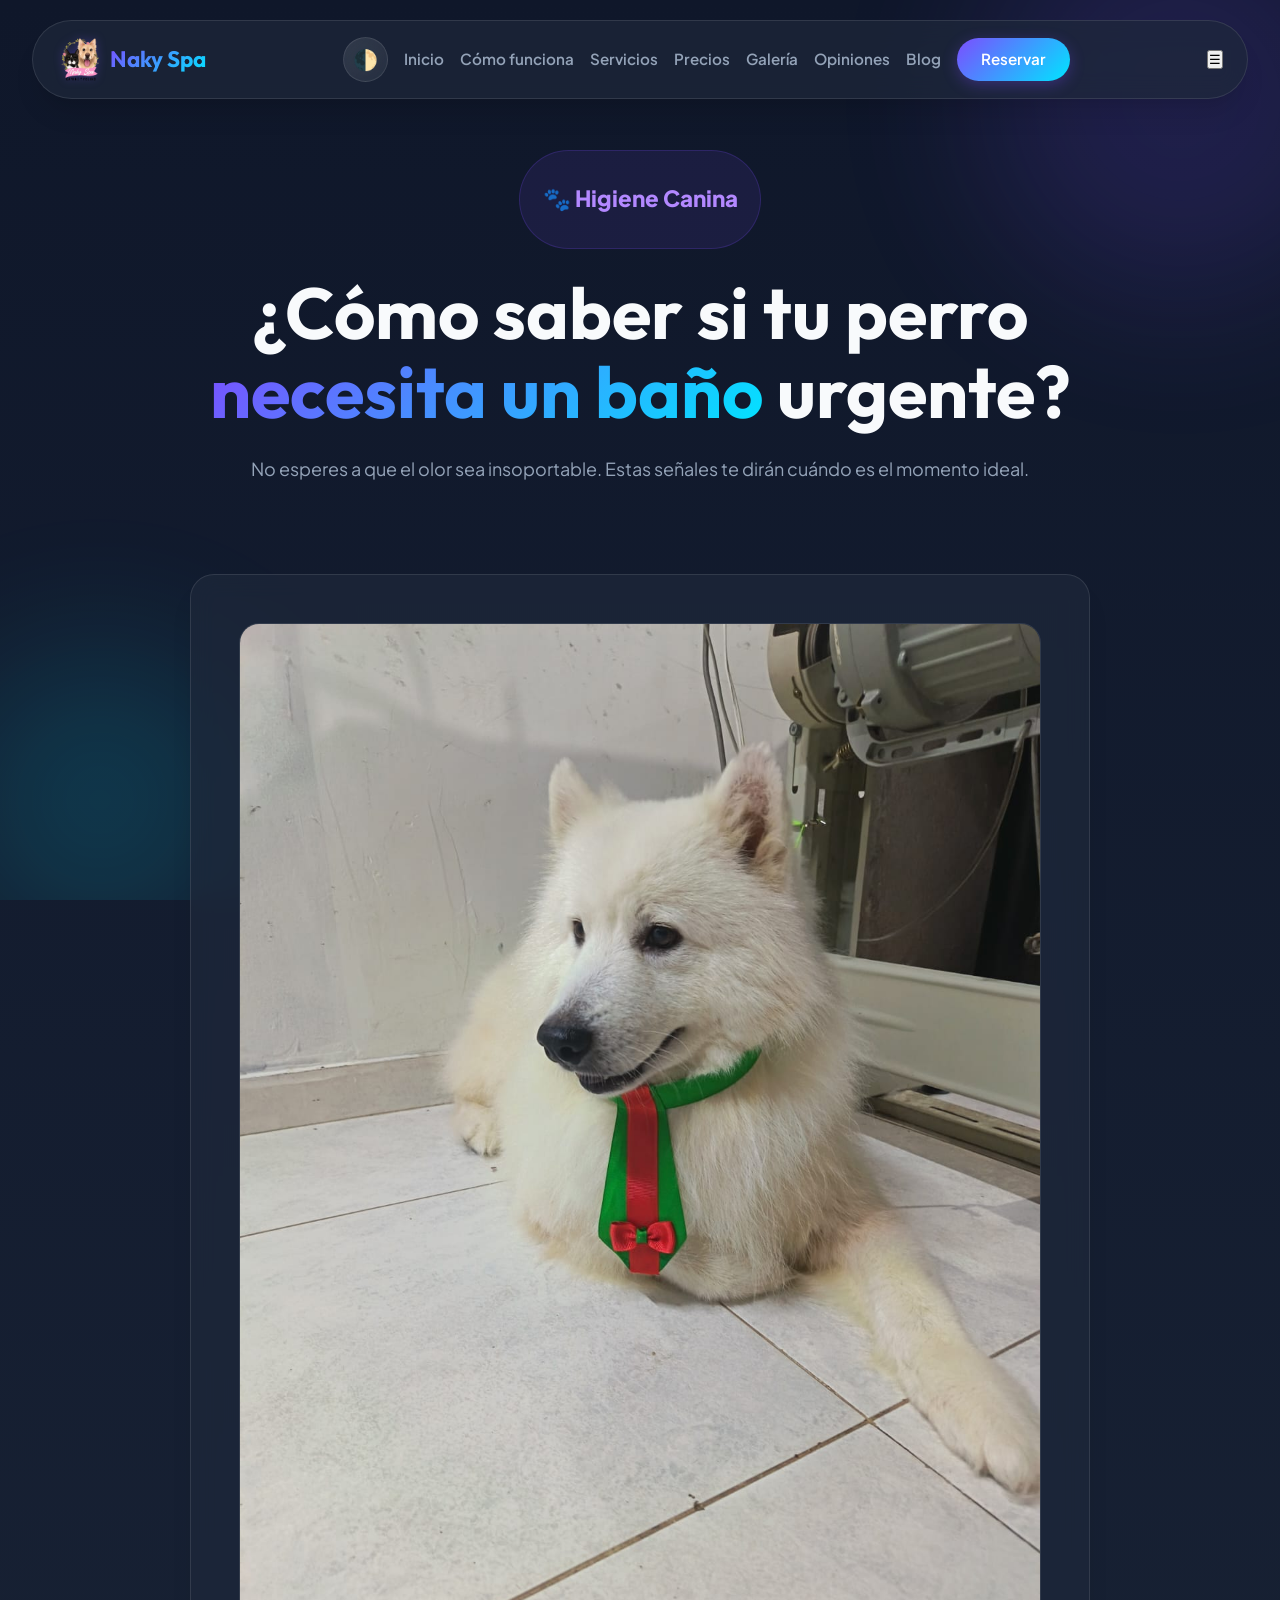
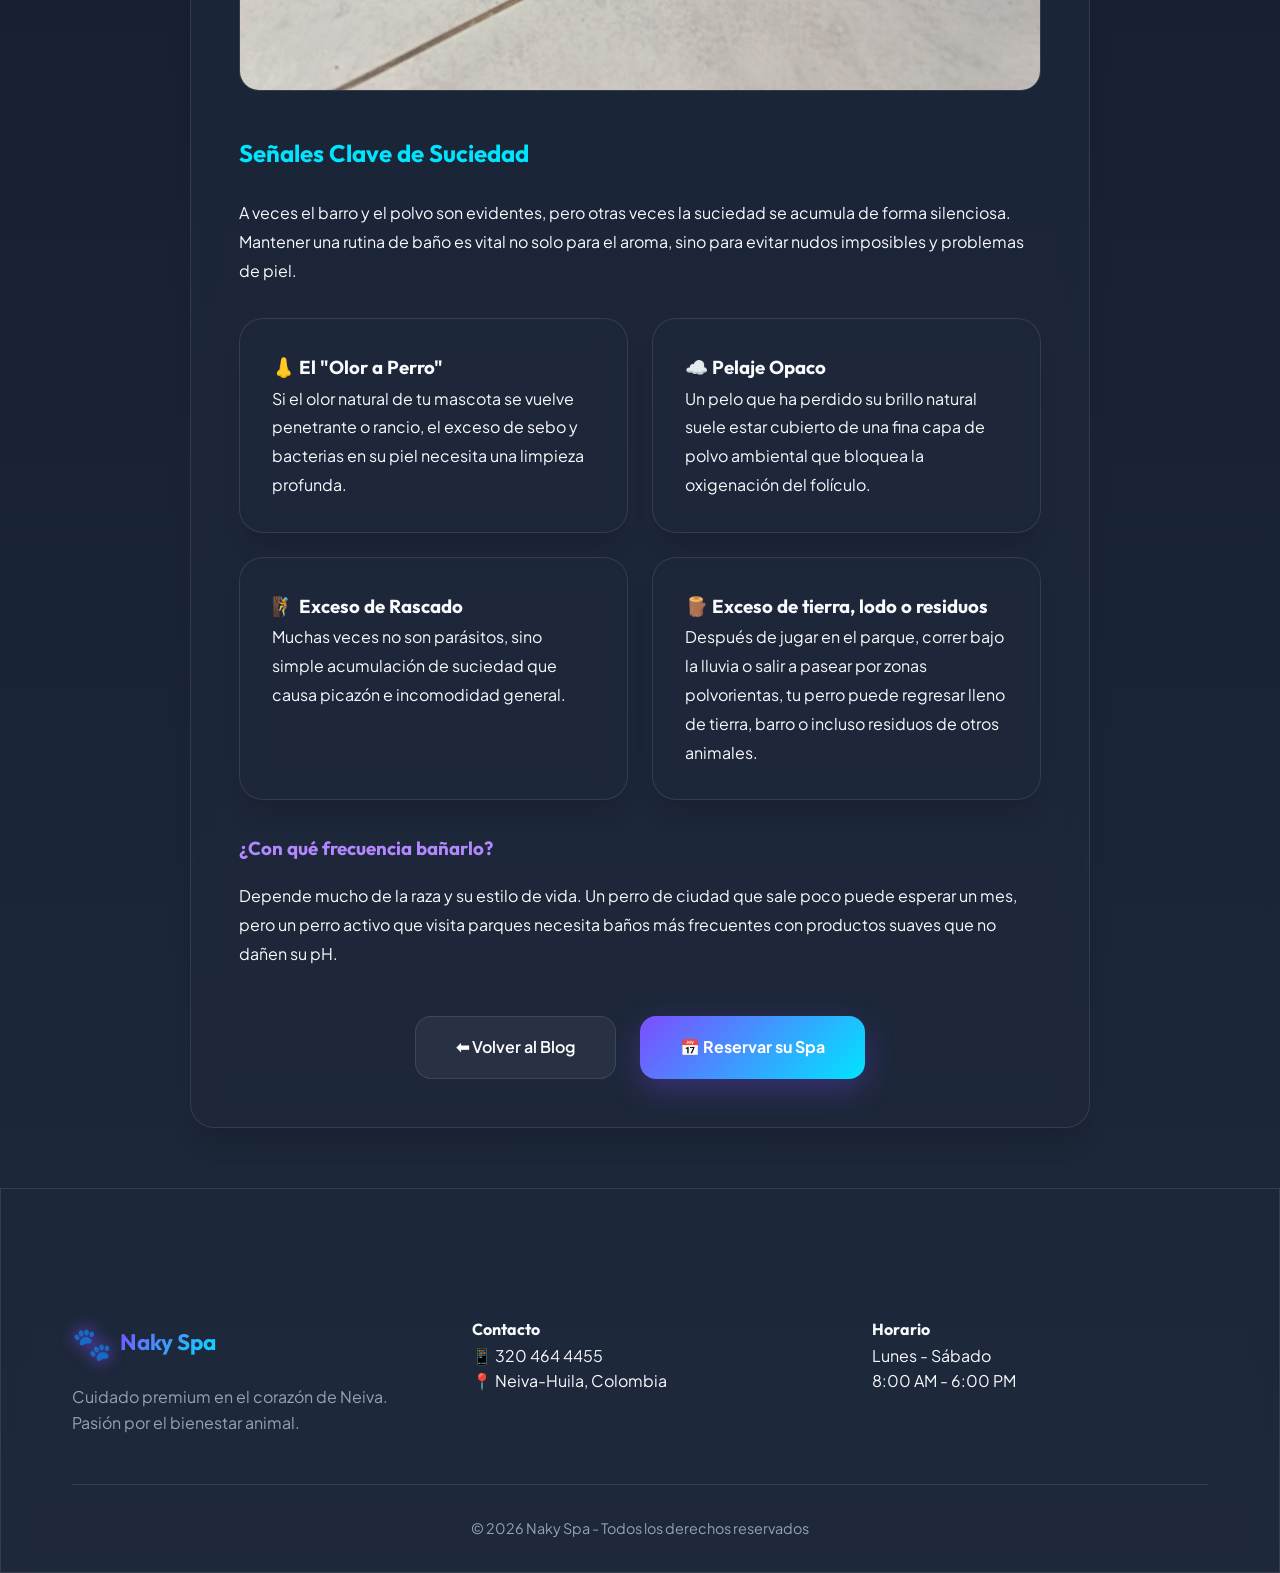
<file: Baños.html>
<!DOCTYPE html>
<html lang="es">

<head>
    <meta charset="UTF-8">
    <meta name="viewport" content="width=device-width, initial-scale=1.0">
    <title>Higiene y Baño - Naky Spa</title>
    <link rel="stylesheet" href="estilos.css">
</head>

<body>

    <!-- Fondos Animados -->
    <div class="bg-blobs">
        <div class="blob blob-1"></div>
        <div class="blob blob-2"></div>
    </div>
    <div id="emoji-container"></div>
    <div id="notif-container" class="notif-container"></div>


    <!-- Header Glass -->
    <header class="glass">
        <div class="header-contenido">
            <div class="logo">
                <img src="imagenes/logo_transparent.png" alt="Naky Spa Logo" class="logo-img">
                <span class="logo-texto">Naky Spa</span>
            </div>
            <nav>
                <button class="theme-toggle" id="theme-toggle" title="Cambiar modo">🌓</button>
                <a href="index.html#inicio">Inicio</a>
                <a href="index.html#proceso">Cómo funciona</a>
                <a href="index.html#servicios">Servicios</a>
                <a href="index.html#precios">Precios</a>
                <a href="index.html#galeria">Galería</a>
                <a href="index.html#testimonios">Opiniones</a>
                <a href="blog.html">Blog</a>
                <a href="index.html#carrito" class="btn-nav">Reservar</a>
            </nav>
            <button class="menu-toggle" onclick="toggleMenu()" aria-label="Menu">☰</button>

        </div>
    </header>

    <main>
        <!-- HERO SECTION POST -->
        <section class="hero hero-blog">
            <div class="container">
                <div class="hero-grid" style="grid-template-columns: 1fr;">
                    <div class="hero-text" data-aos="fade-up" style="text-align: center; max-width: 900px; margin: 0 auto;">
                        <span class="hero-badge">🐾 Higiene Canina</span>
                        <h1 class="hero-titulo">¿Cómo saber si tu perro <span class="texto-destacado">necesita un baño</span> urgente?</h1>
                        <p class="hero-descripcion">
                            No esperes a que el olor sea insoportable. Estas señales te dirán cuándo es el momento ideal.
                        </p>
                    </div>
                </div>
            </div>
        </section>

        <!-- POST CONTENT -->
        <section id="contenido-post" style="padding-top: 0;">
            <div class="container">
                <div class="form-glass glass" style="max-width: 900px; margin: 0 auto; line-height: 1.8;">
                    <img src="imagenes/corte7.jpeg" alt="Baño Canino" style="width: 100%; border-radius: 20px; margin-bottom: 2rem; border: 1px solid var(--glass-border);">
                    
                    <h2 style="margin-bottom: 1.5rem; color: var(--secondary);">Señales Clave de Suciedad</h2>
                    <p style="margin-bottom: 1.5rem;">
                        A veces el barro y el polvo son evidentes, pero otras veces la suciedad se acumula de forma silenciosa. Mantener una rutina de baño es vital no solo para el aroma, sino para evitar nudos imposibles y problemas de piel.
                    </p>

                    <div style="display: grid; grid-template-columns: repeat(auto-fit, minmax(300px, 1fr)); gap: 1.5rem; margin: 2rem 0;">
                        <div class="service-card glass">
                            <h3>👃 El "Olor a Perro"</h3>
                            <p>Si el olor natural de tu mascota se vuelve penetrante o rancio, el exceso de sebo y bacterias en su piel necesita una limpieza profunda.</p>
                        </div>
                        <div class="service-card glass">
                            <h3>☁️ Pelaje Opaco</h3>
                            <p>Un pelo que ha perdido su brillo natural suele estar cubierto de una fina capa de polvo ambiental que bloquea la oxigenación del folículo.</p>
                        </div>
                        <div class="service-card glass">
                            <h3>🧗 Exceso de Rascado</h3>
                            <p>Muchas veces no son parásitos, sino simple acumulación de suciedad que causa picazón e incomodidad general.</p>
                        </div>
                        <div class="service-card glass">
                            <h3>🪵 Exceso de tierra, lodo o residuos</h3>
                            <p>Después de jugar en el parque, correr bajo la lluvia o salir a pasear por zonas polvorientas, tu perro puede regresar lleno de tierra, barro o incluso residuos de otros animales.</p>
                        </div>
                    </div>

                    <h3 style="margin: 2rem 0 1rem; color: var(--primary-light);">¿Con qué frecuencia bañarlo?</h3>
                    <p style="margin-bottom: 2rem;">
                        Depende mucho de la raza y su estilo de vida. Un perro de ciudad que sale poco puede esperar un mes, pero un perro activo que visita parques necesita baños más frecuentes con productos suaves que no dañen su pH.
                    </p>

                    <div class="btn-group">
                        <a href="blog.html" class="btn-outline">⬅ Volver al Blog</a>
                        <a href="index.html#carrito" class="btn-main">📅 Reservar su Spa</a>
                    </div>
                </div>
            </div>
        </section>
    </main>

    <footer class="glass">
        <div class="container">
            <div class="footer-grid">
                <div>
                    <div class="logo" style="margin-bottom: 1rem">
                        <span class="logo-icon">🐾</span>
                        <span class="logo-texto">Naky Spa</span>
                    </div>
                    <p style="color: var(--text-muted)">Cuidado premium en el corazón de Neiva. Pasión por el bienestar animal.</p>
                </div>
                <div>
                    <h4>Contacto</h4>
                    <p>📱 320 464 4455</p>
                    <p>📍 Neiva-Huila, Colombia</p>
                </div>
                <div>
                    <h4>Horario</h4>
                    <p>Lunes - Sábado</p>
                    <p>8:00 AM - 6:00 PM</p>
                </div>
            </div>
            <div class="footer-bottom">
                <p>© 2026 Naky Spa - Todos los derechos reservados</p>
            </div>
        </div>
    </footer>

    <script>
        // Theme Management
        const themeToggle = document.getElementById('theme-toggle');
        const body = document.body;

        const currentTheme = localStorage.getItem('theme');
        if (currentTheme) {
            body.classList.add(currentTheme);
            if (currentTheme === 'light-mode') {
                themeToggle.innerText = '🌙';
            }
        }

        themeToggle.addEventListener('click', () => {
            body.classList.toggle('light-mode');
            let theme = 'dark-mode';
            if (body.classList.contains('light-mode')) {
                theme = 'light-mode';
                themeToggle.innerText = '🌙';
            } else {
                themeToggle.innerText = '🌓';
            }
            localStorage.setItem('theme', theme);
        });

        // Floating Emojis Logic
        const emojiContainer = document.getElementById('emoji-container');
        const emojis = ['🐶', '🐱', '🐾', '✨', '🛁'];

        function createFloatingEmoji() {
            const emoji = document.createElement('div');
            emoji.className = 'floating-emoji';
            emoji.innerText = emojis[Math.floor(Math.random() * emojis.length)];
            emoji.style.left = Math.random() * 100 + 'vw';
            const size = 1.5 + Math.random() * 2;
            emoji.style.fontSize = size + 'rem';
            const duration = 8 + Math.random() * 4;
            emoji.style.animationDuration = duration + 's';
            emojiContainer.appendChild(emoji);
            setTimeout(() => { emoji.remove(); }, duration * 1000);
        }
        setInterval(createFloatingEmoji, 800);

        function toggleMenu() {
            const nav = document.querySelector('header nav');
            nav.classList.toggle('active');
        }

        function closeMenu() {
            const nav = document.querySelector('header nav');
            nav.classList.remove('active');
        }
    </script>
</body>

</html>
</file>
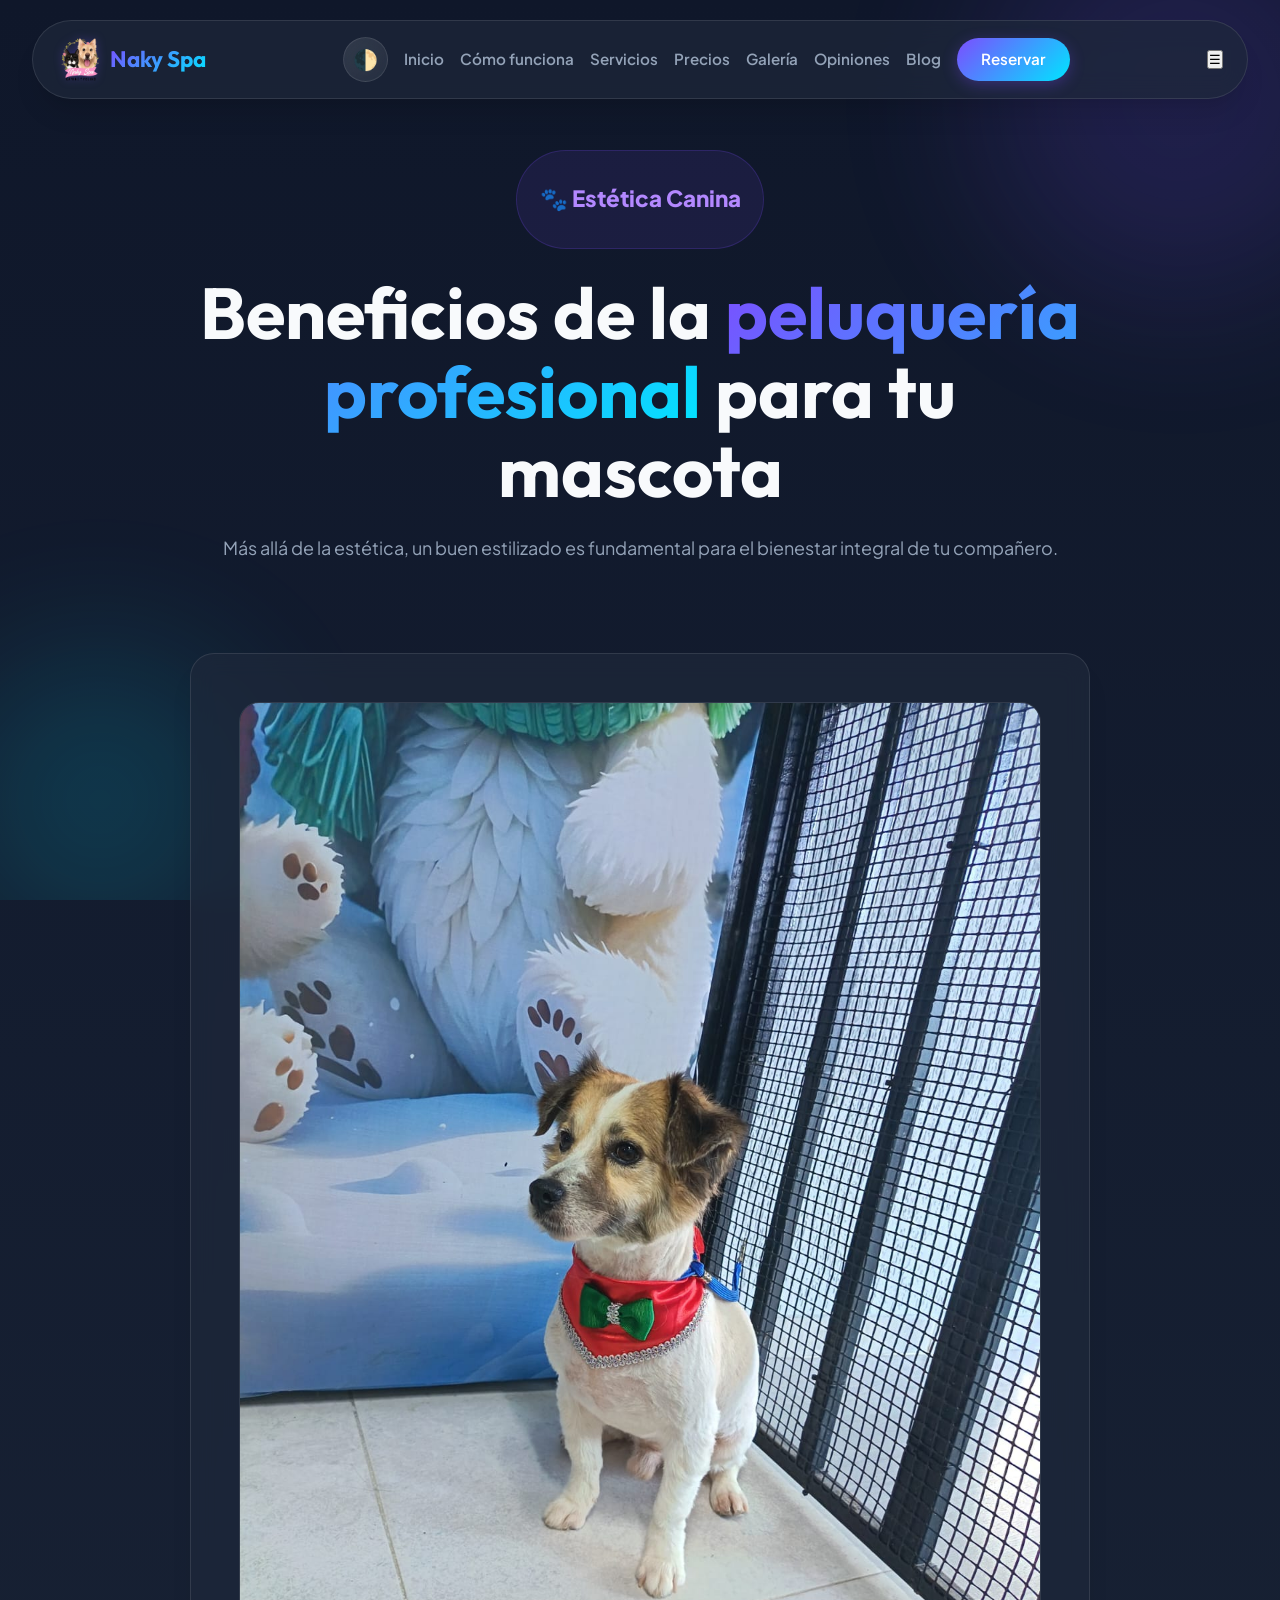
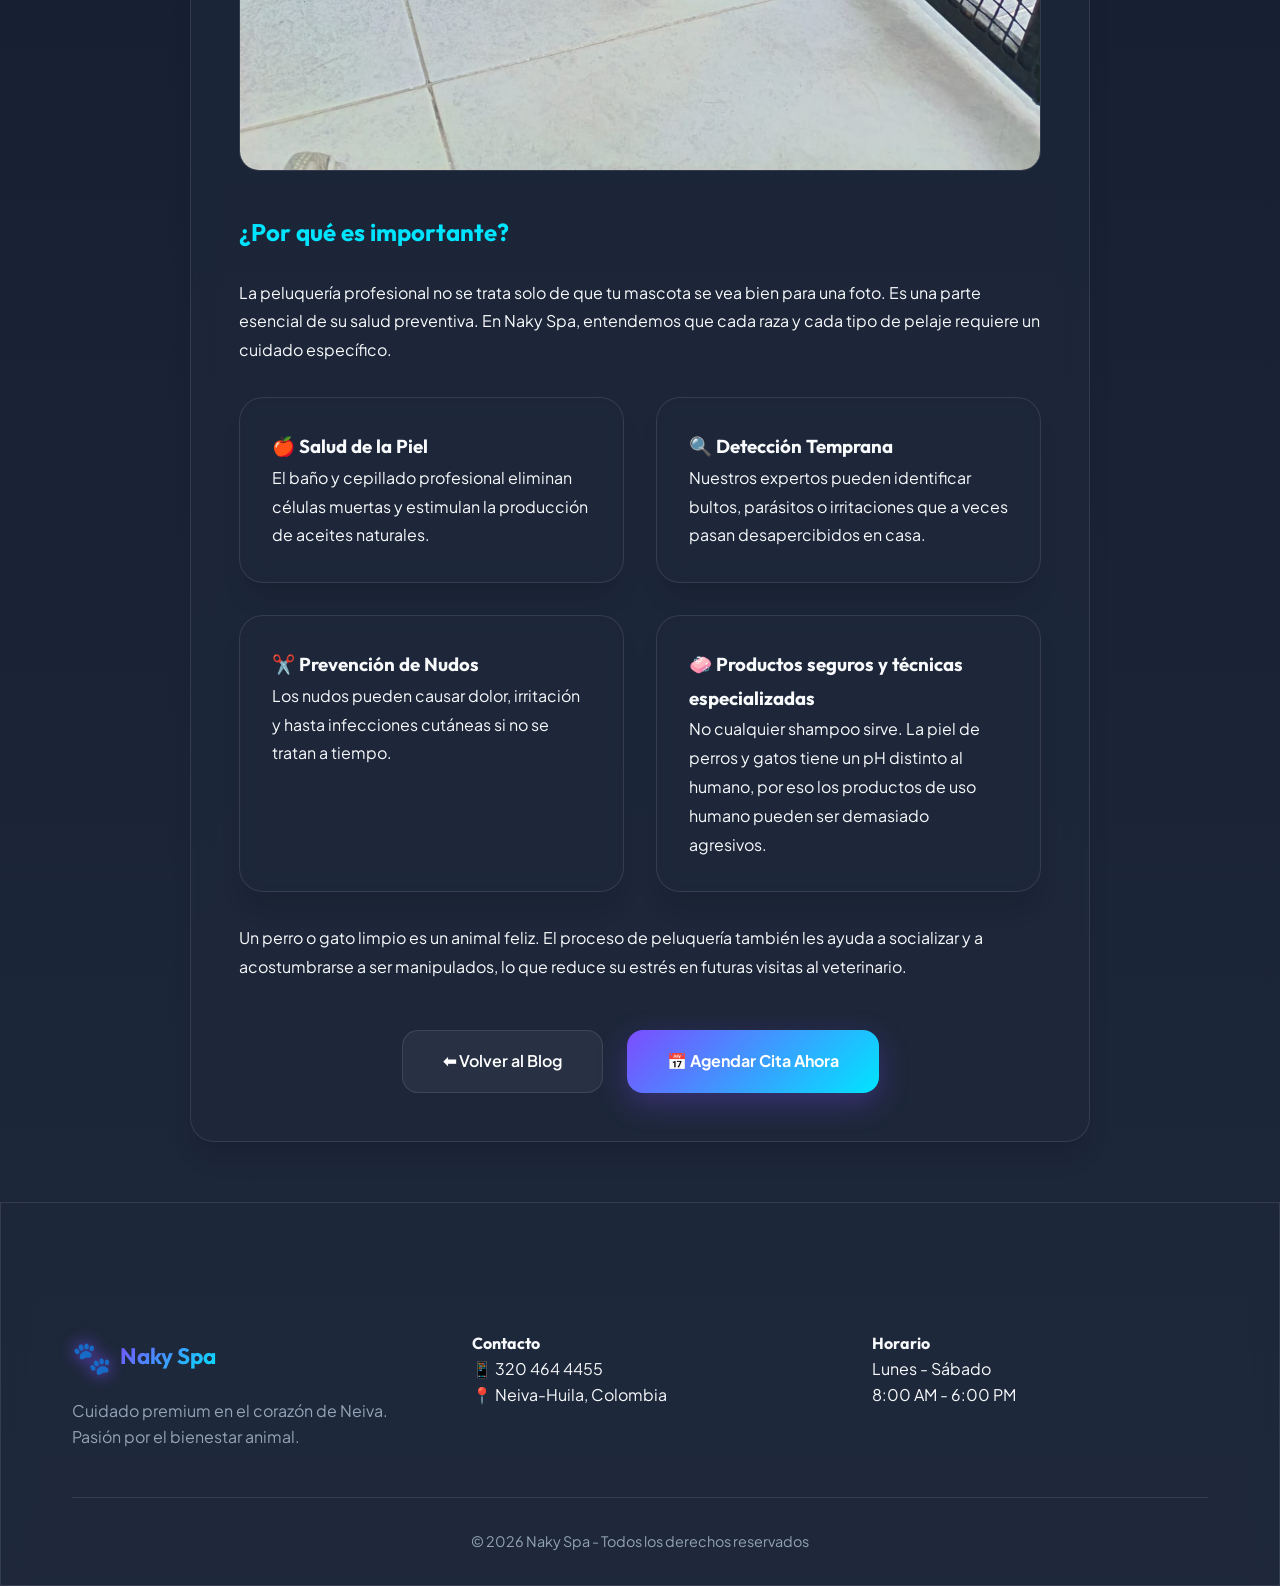
<file: Beneficios_de_la_peluqueria.html>
<!DOCTYPE html>
<html lang="es">

<head>
    <meta charset="UTF-8">
    <meta name="viewport" content="width=device-width, initial-scale=1.0">
    <title>Beneficios de la Peluquería - Naky Spa</title>
    <link rel="stylesheet" href="estilos.css">
</head>

<body>

    <!-- Fondos Animados -->
    <div class="bg-blobs">
        <div class="blob blob-1"></div>
        <div class="blob blob-2"></div>
    </div>
    <div id="emoji-container"></div>
    <div id="notif-container" class="notif-container"></div>


    <!-- Header Glass -->
    <header class="glass">
        <div class="header-contenido">
            <div class="logo">
                <img src="imagenes/logo_transparent.png" alt="Naky Spa Logo" class="logo-img">
                <span class="logo-texto">Naky Spa</span>
            </div>
            <nav>
                <button class="theme-toggle" id="theme-toggle" title="Cambiar modo">🌓</button>
                <a href="index.html#inicio">Inicio</a>
                <a href="index.html#proceso">Cómo funciona</a>
                <a href="index.html#servicios">Servicios</a>
                <a href="index.html#precios">Precios</a>
                <a href="index.html#galeria">Galería</a>
                <a href="index.html#testimonios">Opiniones</a>
                <a href="blog.html">Blog</a>
                <a href="index.html#carrito" class="btn-nav">Reservar</a>
            </nav>
            <button class="menu-toggle" onclick="toggleMenu()" aria-label="Menu">☰</button>

        </div>
    </header>

    <main>
        <!-- HERO SECTION POST -->
        <section class="hero hero-blog">
            <div class="container">
                <div class="hero-grid" style="grid-template-columns: 1fr;">
                    <div class="hero-text" data-aos="fade-up"
                        style="text-align: center; max-width: 900px; margin: 0 auto;">
                        <span class="hero-badge">🐾 Estética Canina</span>
                        <h1 class="hero-titulo">Beneficios de la <span class="texto-destacado">peluquería
                                profesional</span> para tu mascota</h1>
                        <p class="hero-descripcion">
                            Más allá de la estética, un buen estilizado es fundamental para el bienestar integral de tu
                            compañero.
                        </p>
                    </div>
                </div>
            </div>
        </section>

        <!-- POST CONTENT -->
        <section id="contenido-post" style="padding-top: 0;">
            <div class="container">
                <div class="form-glass glass" style="max-width: 900px; margin: 0 auto; line-height: 1.8;">
                    <img src="imagenes/corte4.jpeg" alt="Peluquería Canina"
                        style="width: 100%; border-radius: 20px; margin-bottom: 2rem; border: 1px solid var(--glass-border);">

                    <h2 style="margin-bottom: 1.5rem; color: var(--secondary);">¿Por qué es importante?</h2>
                    <p style="margin-bottom: 1.5rem;">
                        La peluquería profesional no se trata solo de que tu mascota se vea bien para una foto. Es una
                        parte esencial de su salud preventiva. En Naky Spa, entendemos que cada raza y cada tipo de
                        pelaje requiere un cuidado específico.
                    </p>

                    <div
                        style="display: grid; grid-template-columns: repeat(auto-fit, minmax(250px, 1fr)); gap: 2rem; margin: 2rem 0;">
                        <div class="service-card glass">
                            <h3>🍎 Salud de la Piel</h3>
                            <p>El baño y cepillado profesional eliminan células muertas y estimulan la producción de
                                aceites naturales.</p>
                        </div>
                        <div class="service-card glass">
                            <h3>🔍 Detección Temprana</h3>
                            <p>Nuestros expertos pueden identificar bultos, parásitos o irritaciones que a veces pasan
                                desapercibidos en casa.</p>
                        </div>
                        <div class="service-card glass">
                            <h3>✂️ Prevención de Nudos</h3>
                            <p>Los nudos pueden causar dolor, irritación y hasta infecciones cutáneas si no se tratan a
                                tiempo.</p>
                        </div>
                        <div class="service-card glass">
                            <h3>🧼 Productos seguros y técnicas especializadas</h3>
                            <p>No cualquier shampoo sirve. La piel de perros y gatos tiene un pH distinto al humano, por eso los productos de uso humano pueden ser demasiado agresivos.</p>
                        </div>
                    </div>

                    <p style="margin-bottom: 2rem;">
                        Un perro o gato limpio es un animal feliz. El proceso de peluquería también les ayuda a
                        socializar y a acostumbrarse a ser manipulados, lo que reduce su estrés en futuras visitas al
                        veterinario.
                    </p>

                    <div class="btn-group">
                        <a href="blog.html" class="btn-outline">⬅ Volver al Blog</a>
                        <a href="index.html#carrito" class="btn-main">📅 Agendar Cita Ahora</a>
                    </div>
                </div>
            </div>
        </section>
    </main>

    <footer class="glass">
        <div class="container">
            <div class="footer-grid">
                <div>
                    <div class="logo" style="margin-bottom: 1rem">
                        <span class="logo-icon">🐾</span>
                        <span class="logo-texto">Naky Spa</span>
                    </div>
                    <p style="color: var(--text-muted)">Cuidado premium en el corazón de Neiva. Pasión por el bienestar
                        animal.</p>
                </div>
                <div>
                    <h4>Contacto</h4>
                    <p>📱 320 464 4455</p>
                    <p>📍 Neiva-Huila, Colombia</p>
                </div>
                <div>
                    <h4>Horario</h4>
                    <p>Lunes - Sábado</p>
                    <p>8:00 AM - 6:00 PM</p>
                </div>
            </div>
            <div class="footer-bottom">
                <p>© 2026 Naky Spa - Todos los derechos reservados</p>
            </div>
        </div>
    </footer>

    <script>
        // Theme Management
        const themeToggle = document.getElementById('theme-toggle');
        const body = document.body;

        const currentTheme = localStorage.getItem('theme');
        if (currentTheme) {
            body.classList.add(currentTheme);
            if (currentTheme === 'light-mode') {
                themeToggle.innerText = '🌙';
            }
        }

        themeToggle.addEventListener('click', () => {
            body.classList.toggle('light-mode');
            let theme = 'dark-mode';
            if (body.classList.contains('light-mode')) {
                theme = 'light-mode';
                themeToggle.innerText = '🌙';
            } else {
                themeToggle.innerText = '🌓';
            }
            localStorage.setItem('theme', theme);
        });

        // Floating Emojis Logic
        const emojiContainer = document.getElementById('emoji-container');
        const emojis = ['🐶', '🐱', '🐾', '✨', '🛁'];

        function createFloatingEmoji() {
            const emoji = document.createElement('div');
            emoji.className = 'floating-emoji';
            emoji.innerText = emojis[Math.floor(Math.random() * emojis.length)];
            emoji.style.left = Math.random() * 100 + 'vw';
            const size = 1.5 + Math.random() * 2;
            emoji.style.fontSize = size + 'rem';
            const duration = 8 + Math.random() * 4;
            emoji.style.animationDuration = duration + 's';
            emojiContainer.appendChild(emoji);
            setTimeout(() => { emoji.remove(); }, duration * 1000);
        }
        setInterval(createFloatingEmoji, 800);

        function toggleMenu() {
            const nav = document.querySelector('header nav');
            nav.classList.toggle('active');
        }

        function closeMenu() {
            const nav = document.querySelector('header nav');
            nav.classList.remove('active');
        }
    </script>
</body>

</html>
</file>
<file: estilos.css>
/* ============================================
   NAKY SPA - MODERN PREMIUM DESIGN SYSTEM
   ============================================ */

@import url('https://fonts.googleapis.com/css2?family=Outfit:wght@300;400;500;600;700;800&family=Plus+Jakarta+Sans:wght@300;400;500;600;700;800&display=swap');

:root {
    /* Color Palette - Premium Lavender & Mint */
    --primary: #7C4DFF;
    --primary-light: #B388FF;
    --primary-dark: #6200EA;
    --secondary: #00E5FF;
    --accent: #FF4081;

    /* Neutral Palette */
    --bg-dark: #0F172A;
    --bg-card: rgba(30, 41, 59, 0.7);
    --text-main: #F8FAFC;
    --text-muted: #94A3B8;
    --white: #FFFFFF;

    /* Gradients */
    --grad-primary: linear-gradient(135deg, #7C4DFF 0%, #00E5FF 100%);
    --grad-dark: linear-gradient(180deg, #0F172A 0%, #1E293B 100%);
    --grad-glass: linear-gradient(135deg, rgba(255, 255, 255, 0.1) 0%, rgba(255, 255, 255, 0.05) 100%);

    /* Glassmorphism */
    --glass-bg: rgba(30, 41, 59, 0.7);
    --glass-border: rgba(255, 255, 255, 0.1);
    --glass-blur: blur(12px);

    /* Layout & Effects */
    --shadow-sm: 0 2px 4px rgba(0, 0, 0, 0.1);
    --shadow-md: 0 10px 15px -3px rgba(0, 0, 0, 0.1), 0 4px 6px -2px rgba(0, 0, 0, 0.05);
    --shadow-lg: 0 20px 25px -5px rgba(0, 0, 0, 0.1), 0 10px 10px -5px rgba(0, 0, 0, 0.04);
    --radius-sm: 8px;
    --radius-md: 16px;
    --radius-lg: 24px;
    --radius-full: 9999px;

    --transition: all 0.4s cubic-bezier(0.4, 0, 0.2, 1);
}

/* Light Mode Overrides */
body.light-mode {
    --bg-dark: #F8FAFC;
    --grad-dark: linear-gradient(180deg, #F8FAFC 0%, #E2E8F0 100%);
    --bg-card: rgba(255, 255, 255, 0.7);
    --text-main: #0F172A;
    --text-muted: #475569;
    --glass-bg: rgba(255, 255, 255, 0.7);
    --glass-border: rgba(15, 23, 42, 0.1);
}

body.light-mode .blob {
    opacity: 0.1;
}

body.light-mode .glass-hover:hover {
    background: rgba(15, 23, 42, 0.05);
}

body.light-mode .btn-outline,
body.light-mode .form-group input,
body.light-mode .form-group select,
body.light-mode nav a:hover,
body.light-mode nav a.active,
body.light-mode .menu-toggle {
    color: var(--text-main) !important;
}

body.light-mode .form-group input,
body.light-mode .form-group select {
    background: #ffffff;
}

body.light-mode .hero-titulo,
body.light-mode .seccion-header h2,
body.light-mode .price-value {
    color: var(--text-main);
}

body.light-mode header.scrolled {
    background: rgba(248, 250, 252, 0.95) !important;
    backdrop-filter: blur(20px);
    border-bottom: 1px solid rgba(15, 23, 42, 0.05);
}

body.light-mode header.scrolled nav a {
    color: var(--text-muted);
}

body.light-mode header.scrolled nav a:hover,
body.light-mode header.scrolled nav a.active {
    color: var(--primary);
}


/* Theme Toggle Button */
.theme-toggle {
    background: var(--grad-glass);
    border: 1px solid var(--glass-border);
    backdrop-filter: var(--glass-blur);
    width: 45px;
    height: 45px;
    border-radius: 50%;
    display: flex;
    align-items: center;
    justify-content: center;
    cursor: pointer;
    font-size: 1.25rem;
    transition: var(--transition);
    color: var(--white);
}

.theme-toggle:hover {
    transform: rotate(15deg) scale(1.1);
    border-color: var(--primary);
}

body.light-mode .theme-toggle {
    color: var(--bg-dark);
}

/* Floating Emojis Background */
#emoji-container {
    position: fixed;
    top: 0;
    left: 0;
    width: 100%;
    height: 100%;
    pointer-events: none;
    z-index: -1;
    overflow: hidden;
}

.floating-emoji {
    position: absolute;
    bottom: -50px;
    font-size: 2rem;
    opacity: 0.6;
    user-select: none;
    animation: floatUp 15s linear forwards;
    filter: drop-shadow(0 0 5px rgba(255, 255, 255, 0.2));
}

@keyframes floatUp {
    0% {
        transform: translateY(0) rotate(0deg);
        opacity: 0;
    }

    10% {
        opacity: 0.6;
    }

    90% {
        opacity: 0.6;
    }

    100% {
        transform: translateY(-110vh) rotate(360deg);
        opacity: 0;
    }
}

body.light-mode .floating-emoji {
    opacity: 0.3;
}

/* Base Styles */
* {


    margin: 0;
    padding: 0;
    box-sizing: border-box;
}

html {
    scroll-behavior: smooth;
}

body {
    font-family: 'Plus Jakarta Sans', sans-serif;
    background-color: var(--bg-dark);
    background-image: var(--grad-dark);
    color: var(--text-main);
    line-height: 1.6;
    overflow-x: hidden;
    min-height: 100vh;
}

h1,
h2,
h3,
h4,
.logo-texto {
    font-family: 'Outfit', sans-serif;
    font-weight: 700;
}

a {
    text-decoration: none;
    color: inherit;
    transition: var(--transition);
}

ul {
    list-style: none;
}

/* Glassmorphism Utilities */
.glass {
    background: var(--glass-bg);
    backdrop-filter: var(--glass-blur);
    border: 1px solid var(--glass-border);
    box-shadow: var(--shadow-lg);
}

.glass-hover:hover {
    background: rgba(255, 255, 255, 0.15);
    border-color: rgba(255, 255, 255, 0.2);
    transform: translateY(-5px);
}

/* Layout */
.container {
    max-width: 1200px;
    margin: 0 auto;
    padding: 0 2rem;
}

section {
    padding: 60px 0;
    position: relative;
    overflow: visible;
}

/* Animaciones de fondo */
.bg-blobs {
    position: fixed;
    top: 0;
    left: 0;
    width: 100%;
    height: 100%;
    z-index: -1;
    overflow: hidden;
}

.blob {
    position: absolute;
    filter: blur(80px);
    opacity: 0.15;
    border-radius: 50%;
    animation: move 20s infinite alternate;
}

.blob-1 {
    width: 400px;
    height: 400px;
    background: var(--primary);
    top: -100px;
    right: -100px;
}

.blob-2 {
    width: 300px;
    height: 300px;
    background: var(--secondary);
    bottom: -50px;
    left: -50px;
    animation-delay: -5s;
}

@keyframes move {
    from {
        transform: translate(0, 0);
    }

    to {
        transform: translate(100px, 100px);
    }
}

/* ============================================
   COMPONENTES
   ============================================ */

/* Header */
header {
    position: fixed;
    top: 20px;
    left: 50%;
    transform: translateX(-50%);
    width: 95%; /* Aumentado de 90% */
    max-width: 1500px; /* Aumentado de 1200px */
    z-index: 1000;
    padding: 1rem 1.5rem; /* Ajustado el padding lateral */
    border-radius: var(--radius-full);
    transition: var(--transition);
}

header.scrolled {
    top: 0;
    width: 100%;
    max-width: none;
    border-radius: 0;
    padding: 0.8rem 2rem;
    background: rgba(15, 23, 42, 0.9);
}

.header-contenido {
    display: flex;
    justify-content: space-between;
    align-items: center;
}

.logo {
    display: flex;
    align-items: center;
    gap: 0.5rem; /* Reducido de 0.8rem para ganar espacio */
    font-size: 1.4rem; /* Ligeramente más pequeño el logo-container */
}

.logo-img {
    height: 45px;
    width: auto;
    object-fit: contain;
    filter: drop-shadow(0 0 5px rgba(124, 77, 255, 0.3));
    transition: var(--transition);
}

.logo:hover .logo-img {
    transform: scale(1.1) rotate(-5deg);
}

.logo-icon {
    font-size: 2rem;
    filter: drop-shadow(0 0 8px var(--primary));
}

.logo-texto {
    background: var(--grad-primary);
    -webkit-background-clip: text;
    background-clip: text;
    -webkit-text-fill-color: transparent;
}

nav {
    display: flex;
    gap: 1rem; /* Un poco más ajustado */
    align-items: center;
}

nav a {
    font-weight: 600; /* Un poco más de peso para que resalte */
    font-size: 0.95rem; /* Aumentado de 0.85rem */
    color: var(--text-muted);
    white-space: nowrap;
}

nav a:hover,
nav a.active {
    color: var(--white);
    text-shadow: 0 0 10px rgba(255, 255, 255, 0.5);
}

.btn-nav {
    padding: 0.6rem 1.5rem;
    background: var(--grad-primary);
    border-radius: var(--radius-full);
    color: var(--white) !important;
    font-weight: 600;
    box-shadow: 0 4px 15px rgba(124, 77, 255, 0.3);
}

.btn-nav:hover {
    transform: translateY(-2px);
    box-shadow: 0 6px 20px rgba(124, 77, 255, 0.5);
}

/* Hero Section */
.hero {
    min-height: 100vh;
    display: flex;
    align-items: center;
    padding-top: 120px;
}

.hero-blog {
    min-height: 50vh;
    padding-top: 150px;
    padding-bottom: 50px;
}

.hero-grid {
    display: grid;
    grid-template-columns: 1fr 1fr;
    gap: 4rem;
    align-items: center;
}

.hero-badge {
    display: inline-block;
    padding: 1.9rem 1.4rem;
    background: rgba(124, 77, 255, 0.1);
    border: 1px solid rgba(124, 77, 255, 0.2);
    border-radius: var(--radius-full);
    color: var(--primary-light);
    font-size: 1.4rem;
    font-weight: 900;
    margin-bottom: 1.5rem;
}

.hero-titulo {
    font-size: 4.5rem;
    line-height: 1.1;
    margin-bottom: 1.5rem;
}

.texto-destacado {
    background: var(--grad-primary);
    -webkit-background-clip: text;
    background-clip: text;
    -webkit-text-fill-color: transparent;
}

.hero-descripcion {
    font-size: 1.125rem;
    color: var(--text-muted);
    margin-bottom: 2.5rem;
    max-width: 900px;
}

.hero-buttons {
    display: flex;
    gap: 1.5rem;
}

.btn-main {
    padding: 1rem 2.5rem;
    background: var(--grad-primary);
    border-radius: var(--radius-md);
    color: var(--white);
    font-weight: 700;
    display: flex;
    align-items: center;
    gap: 0.5rem;
    box-shadow: 0 10px 30px rgba(124, 77, 255, 0.3);
}

.btn-outline {
    padding: 1rem 2.5rem;
    border: 1px solid var(--glass-border);
    background: rgba(255, 255, 255, 0.05);
    border-radius: var(--radius-md);
    color: var(--white);
    font-weight: 600;
}

.hero-image-container {
    position: relative;
}

.hero-img-main {
    width: 100%;
    height: auto;
    aspect-ratio: 3 / 4;
    object-fit: cover;
    object-position: center 10%;
    border-radius: var(--radius-lg);
    border: 1px solid var(--glass-border);
    box-shadow: var(--shadow-lg);
}

.hero-floating-card {
    position: absolute;
    bottom: 30px;
    right: -20px;
    padding: 1.5rem;
    border-radius: var(--radius-md);
    display: flex;
    align-items: center;
    gap: 1rem;
    animation: float 4s infinite ease-in-out;
}

@keyframes float {

    0%,
    100% {
        transform: translateY(0);
    }

    50% {
        transform: translateY(-20px);
    }
}

/* Features */
.features-grid {
    display: grid;
    grid-template-columns: repeat(auto-fit, minmax(250px, 1fr));
    gap: 2rem;
}

.feature-card {
    padding: 2.5rem;
    border-radius: var(--radius-lg);
    text-align: center;
}

.feature-icon {
    font-size: 3rem;
    margin-bottom: 1.5rem;
    display: block;
}

/* Step-by-Step (Didactic) */
.steps-container {
    display: grid;
    grid-template-columns: repeat(4, 1fr);
    gap: 2rem;
    margin-top: 4rem;
}

.step-card {
    padding: 2rem;
    border-radius: var(--radius-lg);
    position: relative;
}

.step-number {
    position: absolute;
    top: -20px;
    left: 20px;
    width: 40px;
    height: 40px;
    background: var(--grad-primary);
    border-radius: 50%;
    display: flex;
    align-items: center;
    justify-content: center;
    font-weight: 800;
}

/* Services */
.seccion-header {
    text-align: center;
    margin-bottom: 2.5rem;
}

.seccion-header h2 {
    font-size: 3rem;
    margin-top: 1rem;
}

.services-grid {
    display: grid;
    grid-template-columns: repeat(auto-fit, minmax(320px, 1fr));
    gap: 2rem;
}

.service-card {
    padding: 2rem;
    border-radius: var(--radius-lg);
    border: 1px solid var(--glass-border);
    transition: var(--transition);
}

.service-icon {
    font-size: 2.5rem;
    margin-bottom: 1.5rem;
}

/* Pricing */
.pricing-grid {
    display: grid;
    grid-template-columns: repeat(auto-fit, minmax(300px, 1fr));
    gap: 2rem;
    align-items: flex-start;
}

.price-card {
    padding: 3rem 2rem;
    border-radius: var(--radius-lg);
    text-align: center;
}

.price-card.featured,
.price-card.selected {
    border: 2px solid var(--primary);
    transform: scale(1.05);
    background: rgba(124, 77, 255, 0.1);
    box-shadow: 0 15px 35px rgba(124, 77, 255, 0.2);
    z-index: 2;
}

.price-value {
    font-size: 3rem;
    font-weight: 800;
    margin: 1.5rem 0;
}

.price-features {
    margin-bottom: 2rem;
    text-align: left;
}

.price-features li {
    padding: 0.8rem 0;
    color: var(--text-muted);
    border-bottom: 1px solid var(--glass-border);
}

/* Form */
.booking-container {
    display: grid;
    grid-template-columns: 1.2fr 0.8fr;
    gap: 3rem;
}

.form-glass {
    padding: 3rem;
    border-radius: var(--radius-lg);
    position: relative;
}

.resumen-glass {
    padding: 2.5rem;
    border-radius: var(--radius-lg);
}

.form-fila {
    display: flex;
    gap: 1.5rem;
    width: 100%;
}

.form-group {
    flex: 1;
    margin-bottom: 1.5rem;
    min-width: 0;
    /* Evita que el flex item se desborde */
}

.form-group label {
    display: block;
    margin-bottom: 0.5rem;
    font-size: 0.9rem;
    color: var(--text-muted);
}

.form-group input,
.form-group select {
    width: 100%;
    display: block;
    padding: 1rem;
    background: rgba(255, 255, 255, 0.05);
    border: 1px solid var(--glass-border);
    border-radius: var(--radius-sm);
    color: var(--text-main);
    font-family: inherit;
    font-size: 1rem;
    -webkit-appearance: none;
    /* Mejor compatibilidad en iOS */
    appearance: none;
    box-shadow: none;
    outline: none;
}

/* Fix para inputs de fecha y hora en iOS */
input[type="date"],
input[type="time"] {
    min-height: 3.5rem;
}

.form-group select option {
    background: var(--bg-dark);
    color: var(--text-main);
}

/* Autocomplete personalizado */
.autocomplete-wrapper {
    position: relative;
    width: 100%;
}

.autocomplete-list {
    position: absolute;
    top: calc(100% + 5px);
    left: 0;
    right: 0;
    background: var(--bg-dark);
    border: 1px solid var(--glass-border);
    border-radius: var(--radius-sm);
    max-height: 200px;
    overflow-y: auto;
    z-index: 1000;
    display: none;
    box-shadow: 0 10px 25px rgba(0, 0, 0, 0.5);
    backdrop-filter: blur(15px);
}

body.light-mode .autocomplete-list {
    background: rgba(248, 250, 252, 0.95);
}

.autocomplete-item {
    padding: 0.8rem 1rem;
    cursor: pointer;
    transition: var(--transition);
}

.autocomplete-item:hover {
    background: rgba(124, 77, 255, 0.2);
}

/* Custom Select Styles */
.custom-select-wrapper {
    position: relative;
    width: 100%;
}

.select-trigger {
    width: 100%;
    padding: 1rem;
    background: rgba(255, 255, 255, 0.05);
    border: 1px solid var(--glass-border);
    border-radius: var(--radius-sm);
    color: var(--text-main);
    cursor: pointer;
    display: flex;
    justify-content: space-between;
    align-items: center;
    transition: var(--transition);
}

.select-trigger:hover {
    border-color: var(--primary);
    background: rgba(255, 255, 255, 0.1);
}

.select-trigger::after {
    content: '▼';
    font-size: 0.8rem;
    color: var(--text-muted);
    transition: var(--transition);
}

.custom-select-wrapper.active .select-trigger {
    border-color: var(--primary);
    box-shadow: 0 0 0 3px rgba(124, 77, 255, 0.2);
}

.custom-select-wrapper.active .select-trigger::after {
    transform: rotate(180deg);
}

.select-options {
    position: absolute;
    top: calc(100% + 5px);
    left: 0;
    right: 0;
    background: var(--bg-dark);
    border: 1px solid var(--glass-border);
    border-radius: var(--radius-sm);
    max-height: 250px;
    overflow-y: auto;
    z-index: 1000;
    display: none;
    box-shadow: 0 10px 25px rgba(0,0,0,0.5);
    backdrop-filter: blur(15px);
}

.custom-select-wrapper.active .select-options {
    display: block;
    animation: fadeInDown 0.3s ease;
}

@keyframes fadeInDown {
    from {
        opacity: 0;
        transform: translateY(-10px);
    }
    to {
        opacity: 1;
        transform: translateY(0);
    }
}

.select-option {
    padding: 0.8rem 1rem;
    cursor: pointer;
    transition: var(--transition);
}

.select-option:hover {
    background: rgba(124, 77, 255, 0.2);
    color: var(--white);
}

.select-option.selected {
    background: rgba(124, 77, 255, 0.3);
    color: var(--white);
}

body.light-mode .select-options {
    background: rgba(248, 250, 252, 0.95);
}

.form-group input:focus {
    border-color: var(--primary);
    box-shadow: 0 0 0 3px rgba(124, 77, 255, 0.2);
    background: rgba(255, 255, 255, 0.1);
}

.btn-back-packages {
    transition: var(--transition);
}

.btn-back-packages:hover {
    color: var(--primary) !important;
    transform: translateX(-5px);
}

/* Notificaciones Toast */
.notif-container {
    position: fixed;
    top: 30px;
    right: 30px;
    z-index: 9999;
    display: flex;
    flex-direction: column;
    gap: 10px;
    pointer-events: none;
}

.toast {
    background: var(--glass-bg);
    backdrop-filter: var(--glass-blur);
    border: 1px solid var(--primary);
    padding: 1rem 2rem;
    border-radius: var(--radius-md);
    box-shadow: 0 10px 30px rgba(124, 77, 255, 0.2);
    display: flex;
    align-items: center;
    gap: 1rem;
    color: var(--text-main);
    transform: translateX(120%);
    transition: all 0.5s cubic-bezier(0.68, -0.55, 0.265, 1.55);
}

.toast.active {
    transform: translateX(0);
}

.toast-icon {
    font-size: 1.5rem;
    background: var(--grad-primary);
    -webkit-background-clip: text;
    background-clip: text;
    -webkit-text-fill-color: transparent;
}

@media (max-width: 640px) {
    .notif-container {
        top: auto;
        bottom: 20px;
        right: 20px;
        left: 20px;
        width: auto;
    }

    .toast {
        transform: translateY(150%);
        justify-content: center;
    }

    .toast.active {
        transform: translateY(0);
    }
}

/* Gallery - Masonry Style Grid */
.galeria-grid {
    columns: 4 250px;
    column-gap: 1.5rem;
}

.galeria-item {
    break-inside: avoid;
    margin-bottom: 1.5rem;
    border-radius: var(--radius-md);
    overflow: hidden;
    position: relative;
}

.galeria-item img {
    width: 100%;
    display: block;
}

.galeria-overlay {
    position: absolute;
    inset: 0;
    background: linear-gradient(to top, rgba(124, 77, 255, 0.8), transparent);
    opacity: 0;
    display: flex;
    align-items: flex-end;
    padding: 1.5rem;
    transition: var(--transition);
}

.galeria-item:hover .galeria-overlay {
    opacity: 1;
}

/* Testimonios Carousel */
.carousel-viewport {
    position: relative;
    width: 100%;
    overflow: hidden;
    padding: 2rem 0;
}

.carousel-track {
    display: flex;
    transition: transform 0.6s cubic-bezier(0.4, 0, 0.2, 1);
    gap: 2rem;
}

.testimonio-card {
    flex: 0 0 calc(33.333% - 1.35rem);
    /* 3 cards on desktop */
    min-width: 300px;
    padding: 2.5rem;
    border-radius: var(--radius-lg);
    display: flex;
    flex-direction: column;
    gap: 1.2rem;
    transition: var(--transition);
    cursor: default;
}

@media (max-width: 968px) {
    .testimonio-card {
        flex: 0 0 calc(50% - 1rem);
        /* 2 cards on tablet */
    }
}

@media (max-width: 640px) {
    .testimonio-card {
        flex: 0 0 100%;
        /* 1 card on mobile */
    }
}

.carousel-dots {
    display: flex;
    justify-content: center;
    gap: 0.8rem;
    margin-top: 2rem;
}

.dot {
    width: 12px;
    height: 12px;
    border-radius: 50%;
    background: var(--glass-border);
    cursor: pointer;
    transition: var(--transition);
    border: none;
}

.dot.active {
    background: var(--primary);
    transform: scale(1.3);
    box-shadow: 0 0 10px var(--primary);
}

.testimonio-card:hover {
    transform: translateY(-10px) scale(1.02);
    border-color: var(--primary);
    background: rgba(255, 255, 255, 0.15);
}

.testimonio-emoji {
    font-size: 3rem;
    filter: drop-shadow(0 0 10px rgba(124, 77, 255, 0.3));
}

.testimonio-texto {
    font-size: 1.1rem;
    line-height: 1.7;
    color: var(--text-main);
    font-style: italic;
    opacity: 0.9;
}

.testimonio-autor {
    font-weight: 700;
    color: var(--primary-light);
    font-size: 1.1rem;
    display: block;
    margin-top: auto;
    letter-spacing: 0.5px;
}

/* Footer */
footer {
    padding: 8rem 0 2rem;
    background: rgba(15, 23, 42, 0.5);
    border-top: 1px solid var(--glass-border);
}

.footer-link-map {
    display: inline-block;
    transition: var(--transition);
}

.footer-link-map:hover {
    color: var(--secondary) !important;
    transform: translateX(5px);
}

.footer-grid {
    display: grid;
    grid-template-columns: repeat(auto-fit, minmax(200px, 1fr));
    gap: 4rem;
    margin-bottom: 3rem;
}

.footer-bottom {
    text-align: center;
    padding-top: 2rem;
    border-top: 1px solid var(--glass-border);
    color: var(--text-muted);
    font-size: 0.9rem;
}

/* Responsiveness */
@media (max-width: 968px) {
    section {
        padding: 40px 0;
    }

    .hero-img-main {
        height: auto;
        aspect-ratio: 3 / 4;
        object-fit: cover;
        object-position: center 10%;
    }

    .menu-toggle {
        display: flex !important;
        align-items: center;
        justify-content: center;
        background: var(--grad-glass);
        border: 1px solid var(--glass-border);
        color: var(--white);
        font-size: 1.5rem;
        width: 45px;
        height: 45px;
        border-radius: var(--radius-sm);
        cursor: pointer;
        z-index: 1001;
    }

    nav {
        display: flex !important;
        flex-direction: column;
        position: fixed;
        top: 0;
        right: -100%;
        width: 80%;
        max-width: 300px;
        height: 100vh;
        background: var(--bg-dark);
        backdrop-filter: blur(20px);
        padding: 100px 2rem;
        gap: 1.5rem;
        transition: var(--transition);
        border-left: 1px solid var(--glass-border);
        z-index: 1000;
        box-shadow: -10px 0 30px rgba(0, 0, 0, 0.5);
    }

    nav.active {
        right: 0;
    }

    nav a {
        font-size: 1.1rem;
        width: 100%;
        padding: 0.5rem 0;
        color: var(--text-muted);
    }

    nav a:hover,
    nav a.active {
        color: var(--white);
    }

    .theme-toggle {
        order: -1;
        margin-bottom: 1rem;
    }

    .hero-grid {
        grid-template-columns: 1fr;
        text-align: center;
    }

    .hero-titulo {
        font-size: 2.8rem;
    }

    .hero-descripcion {
        margin: 0 auto 2.5rem;
    }

    .hero-buttons {
        justify-content: center;
    }

    .steps-container {
        grid-template-columns: repeat(2, 1fr);
    }

    .booking-container {
        grid-template-columns: 1.1fr 0.9fr;
        gap: 1.5rem;
        align-items: stretch;
    }

    .form-glass,
    .resumen-glass {
        padding: 1.5rem;
    }

    .galeria-grid {
        display: grid !important;
        grid-template-columns: repeat(3, 1fr) !important;
        gap: 0.5rem;
    }

    .galeria-item {
        margin-bottom: 0;
    }
}

@media (max-width: 640px) {
    section {
        padding: 30px 0;
    }

    .hero-img-main {
        height: auto;
        aspect-ratio: 3 / 4;
        object-fit: cover;
        object-position: center 10%;
    }

    .steps-container {
        grid-template-columns: 1fr;
    }

    .booking-container {
        grid-template-columns: 1fr;
        /* Cambiar a una columna antes para evitar estrechez */
        gap: 1.5rem;
    }

    .form-fila {
        flex-direction: column;
        gap: 0;
    }

    .resumen-glass h3 {
        font-size: 1rem;
    }

    #total {
        font-size: 1.4rem;
    }

    .cta-final h2 {
        font-size: 1.8rem !important;
        line-height: 1.2;
    }

    .cta-final p {
        font-size: 1rem;
        margin-bottom: 2rem;
    }

    .galeria-grid {
        grid-template-columns: repeat(3, 1fr) !important;
    }
}


@media (max-width: 480px) {
    /* Estilos adicionales para pantallas muy pequeñas si es necesario */
}

/* Utility for button groups (Responsive) */
.btn-group {
    display: flex;
    flex-wrap: wrap;
    gap: 1.5rem;
    justify-content: center;
    margin-top: 3rem;
}

@media (max-width: 640px) {
    .btn-group {
        flex-direction: column;
        align-items: center;
        gap: 1rem;
    }

    .btn-group .btn-main,
    .btn-group .btn-outline {
        width: 100%;
        margin: 0 !important;
        text-align: center;
        justify-content: center;
    }
}

/* FAQ Section */
.faq-container {
    max-width: 800px;
    margin: 0 auto;
    display: flex;
    flex-direction: column;
    gap: 1rem;
}

.faq-item {
    border-radius: var(--radius-md);
    overflow: hidden;
    transition: var(--transition);
}

.faq-question {
    padding: 1.5rem 2rem;
    display: flex;
    justify-content: space-between;
    align-items: center;
    cursor: pointer;
    transition: var(--transition);
}

.faq-question h3 {
    font-size: 1.1rem;
    margin: 0;
    color: var(--text-main);
}

.faq-icon {
    font-size: 1.5rem;
    color: var(--primary-light);
    transition: var(--transition);
}

.faq-answer {
    max-height: 0;
    overflow: hidden;
    transition: all 0.5s cubic-bezier(0, 1, 0, 1);
    background: rgba(255, 255, 255, 0.02);
}

.faq-answer p {
    padding: 0 2rem 1.5rem;
    color: var(--text-muted);
    line-height: 1.7;
}

.faq-item.active {
    border-color: var(--primary);
    background: rgba(124, 77, 255, 0.05);
}

.faq-item.active .faq-answer {
    max-height: 1000px;
    transition: all 0.5s cubic-bezier(1, 0, 1, 0);
}

.faq-item.active .faq-icon {
    transform: rotate(45deg);
    color: var(--accent);
}

@media (max-width: 640px) {
    .faq-question {
        padding: 1.2rem 1.5rem;
    }
    
    .faq-question h3 {
        font-size: 1rem;
    }
}

/* Gift Cards Section */
.gift-card-box {
    padding: 4rem;
    border-radius: var(--radius-lg);
    text-align: center;
    background: linear-gradient(135deg, rgba(255, 215, 0, 0.05) 0%, rgba(124, 77, 255, 0.05) 100%);
    border: 1px solid rgba(255, 215, 0, 0.2);
}

.gift-card-visual {
    max-width: 450px;
    margin: 2.5rem auto;
    padding: 2rem;
    border-radius: var(--radius-md);
    background: linear-gradient(135deg, #1e293b 0%, #0f172a 100%);
    border: 1px solid rgba(255, 215, 0, 0.3);
    box-shadow: 0 20px 40px rgba(0,0,0,0.4);
    position: relative;
    overflow: hidden;
    color: white;
    text-align: left;
}

.gift-card-visual::after {
    content: '';
    position: absolute;
    top: -50%;
    right: -50%;
    width: 100%;
    height: 200%;
    background: linear-gradient(rgba(255, 215, 0, 0.1), transparent);
    transform: rotate(45deg);
}

.gift-card-header {
    display: flex;
    justify-content: space-between;
    align-items: center;
    margin-bottom: 2rem;
    font-weight: 800;
    letter-spacing: 2px;
    font-size: 0.8rem;
}

.gift-card-body {
    margin-bottom: 3rem;
}

.gift-card-body p {
    font-size: 1.4rem;
    font-weight: 700;
    line-height: 1.2;
    background: linear-gradient(to right, #fff, #ffd700);
    -webkit-background-clip: text;
    background-clip: text;
    -webkit-text-fill-color: transparent;
}

.gift-card-footer {
    display: flex;
    justify-content: space-between;
    font-family: monospace;
    font-size: 0.7rem;
    opacity: 0.6;
}

.gift-amount {
    color: gold;
    opacity: 1 !important;
}

@media (max-width: 640px) {
    .gift-card-box {
        padding: 2rem 1.5rem;
    }
    
    .gift-card-visual {
        padding: 1.5rem;
    }
    
    .gift-card-body p {
        font-size: 1.1rem;
    }
}

/* Gallery Modal (Lightbox) */
.gallery-modal {
    display: none;
    position: fixed;
    z-index: 10000;
    padding-top: 50px;
    left: 0;
    top: 0;
    width: 100%;
    height: 100%;
    overflow: auto;
    background-color: rgba(15, 23, 42, 0.95);
    backdrop-filter: blur(10px);
}

.modal-content {
    margin: auto;
    display: block;
    width: 80%;
    max-width: 800px;
    border-radius: var(--radius-lg);
    border: 1px solid var(--glass-border);
    animation: zoom 0.6s;
}

@keyframes zoom {
    from {transform:scale(0)} 
    to {transform:scale(1)}
}

.modal-close {
    position: absolute;
    top: 30px;
    right: 50px;
    color: var(--white);
    font-size: 50px;
    font-weight: bold;
    transition: 0.3s;
    cursor: pointer;
}

.modal-close:hover,
.modal-close:focus {
    color: var(--primary);
    text-decoration: none;
    cursor: pointer;
}

@media only screen and (max-width: 700px){
    .modal-content {
        width: 100%;
    }
}

/* Map Section */
.map-container {
    padding: 1rem;
    border-radius: var(--radius-lg);
    overflow: hidden;
    margin-bottom: -40px;
    position: relative;
    z-index: 5;
}

@media (max-width: 968px) {
    .map-container {
        margin-bottom: -20px;
    }
}

@media (max-width: 640px) {
    .map-container {
        margin-bottom: 0;
        padding: 0.5rem;
    }
    
    .map-container iframe {
        height: 300px;
    }
}

/* WhatsApp Float */
.whatsapp-float {
    position: fixed;
    bottom: 30px;
    right: 30px;
    width: 60px;
    height: 60px;
    background-color: #25d366;
    color: #fff;
    border-radius: 50%;
    text-align: center;
    font-size: 30px;
    box-shadow: 0 10px 25px rgba(37, 211, 102, 0.4);
    z-index: 1000;
    display: flex;
    align-items: center;
    justify-content: center;
    transition: var(--transition);
}

.whatsapp-float img {
    width: 35px;
    height: 35px;
}

.whatsapp-float:hover {
    transform: scale(1.1) rotate(10deg);
    box-shadow: 0 15px 30px rgba(37, 211, 102, 0.6);
}

.wa-tooltip {
    position: absolute;
    right: 80px;
    background: var(--glass-bg);
    backdrop-filter: var(--glass-blur);
    padding: 0.8rem 1.2rem;
    border-radius: var(--radius-sm);
    font-size: 0.9rem;
    white-space: nowrap;
    opacity: 0;
    pointer-events: none;
    transition: var(--transition);
    border: 1px solid var(--glass-border);
    color: var(--text-main);
}

.whatsapp-float:hover .wa-tooltip {
    opacity: 1;
    transform: translateX(-10px);
}

@media (max-width: 640px) {
    .whatsapp-float {
        bottom: 20px;
        right: 20px;
        width: 50px;
        height: 50px;
    }
    
    .whatsapp-float img {
        width: 28px;
        height: 28px;
    }
    
    .wa-tooltip {
        display: none;
    }
}

/* Quiz Section */
.quiz-box {
    max-width: 800px;
    margin: 0 auto;
    padding: 4rem;
    border-radius: var(--radius-lg);
    text-align: center;
    min-height: 400px;
    display: flex;
    flex-direction: column;
    justify-content: center;
}

.quiz-step {
    display: none;
    animation: fadeIn 0.5s ease;
}

.quiz-step.active {
    display: block;
}

.quiz-options {
    display: grid;
    grid-template-columns: repeat(auto-fit, minmax(200px, 1fr));
    gap: 1.5rem;
    margin-top: 2.5rem;
}

.quiz-opt-btn {
    padding: 1.5rem;
    background: rgba(255, 255, 255, 0.05);
    border: 1px solid var(--glass-border);
    border-radius: var(--radius-md);
    color: var(--text-main);
    font-size: 1.1rem;
    font-weight: 600;
    cursor: pointer;
    transition: var(--transition);
    display: flex;
    flex-direction: column;
    align-items: center;
    gap: 0.5rem;
}

.quiz-opt-btn span {
    font-size: 2.5rem;
}

.quiz-opt-btn:hover {
    background: rgba(124, 77, 255, 0.15);
    border-color: var(--primary);
    transform: translateY(-5px);
}

@keyframes fadeIn {
    from { opacity: 0; transform: translateY(10px); }
    to { opacity: 1; transform: translateY(0); }
}

@media (max-width: 640px) {
    .quiz-box {
        padding: 2rem 1.5rem;
    }
    
    .quiz-options {
        grid-template-columns: 1fr;
    }
}

/* Instagram Section */
.instagram-grid {
    display: grid;
    grid-template-columns: repeat(3, 1fr);
    gap: 1.5rem;
}

.instagram-item {
    position: relative;
    border-radius: var(--radius-md);
    overflow: hidden;
    aspect-ratio: 1 / 1;
    display: block;
}

.instagram-item img {
    width: 100%;
    height: 100%;
    object-fit: cover;
    transition: var(--transition);
}

.instagram-overlay {
    position: absolute;
    inset: 0;
    background: rgba(124, 77, 255, 0.4);
    display: flex;
    align-items: center;
    justify-content: center;
    opacity: 0;
    transition: var(--transition);
    backdrop-filter: blur(4px);
}

.ig-icon {
    font-size: 2rem;
    transform: scale(0.5);
    transition: var(--transition);
}

.instagram-item:hover img {
    transform: scale(1.1);
}

.instagram-item:hover .instagram-overlay {
    opacity: 1;
}

.instagram-item:hover .ig-icon {
    transform: scale(1);
}

@media (max-width: 768px) {
    .instagram-grid {
        grid-template-columns: repeat(2, 1fr);
        gap: 1rem;
    }
}

@media (max-width: 480px) {
    .instagram-grid {
        gap: 0.5rem;
    }
}

/* Team Section */
.team-grid {
    display: grid;
    grid-template-columns: repeat(auto-fit, minmax(280px, 1fr));
    gap: 2.5rem;
    margin-top: 3rem;
}

.team-card {
    padding: 2.5rem;
    border-radius: var(--radius-lg);
    text-align: center;
    transition: var(--transition);
}

.team-img-wrapper {
    width: 150px;
    height: 150px;
    margin: 0 auto 1.5rem;
    border-radius: 50%;
    padding: 5px;
    background: var(--grad-primary);
    box-shadow: 0 10px 20px rgba(124, 77, 255, 0.3);
}

.team-img {
    width: 100%;
    height: 100%;
    object-fit: cover;
    border-radius: 50%;
    border: 3px solid var(--bg-dark);
}

.team-card h3 {
    font-size: 1.5rem;
    margin-bottom: 0.5rem;
    color: var(--text-main);
}

.team-role {
    display: inline-block;
    padding: 0.3rem 1rem;
    background: rgba(124, 77, 255, 0.1);
    color: var(--primary-light);
    border-radius: var(--radius-full);
    font-size: 0.85rem;
    font-weight: 600;
    margin-bottom: 1.2rem;
    border: 1px solid rgba(124, 77, 255, 0.2);
}

.team-card p {
    color: var(--text-muted);
    font-size: 0.95rem;
    line-height: 1.6;
}

@media (max-width: 640px) {
    .team-grid {
        gap: 1.5rem;
    }
    
    .team-card {
        padding: 2rem 1.5rem;
    }
}

/* Stats Section */
.stats-grid {
    display: grid;
    grid-template-columns: repeat(auto-fit, minmax(200px, 1fr));
    gap: 2rem;
    padding: 3rem;
    border-radius: var(--radius-lg);
    text-align: center;
}

.stat-item {
    display: flex;
    flex-direction: column;
    align-items: center;
    gap: 0.5rem;
}

.stat-number {
    font-size: 3.5rem;
    font-weight: 800;
    color: var(--primary-light);
    font-family: 'Outfit', sans-serif;
    line-height: 1;
}

.stat-label {
    font-size: 1.1rem;
    color: var(--text-muted);
    font-weight: 500;
}

@media (max-width: 640px) {
    .stats-grid {
        grid-template-columns: repeat(2, 1fr);
        padding: 2rem;
        gap: 1.5rem;
    }
    .stat-number {
        font-size: 2.5rem;
    }
}

/* Before/After Slider */
.before-after-container {
    max-width: 800px;
    margin: 0 auto;
    padding: 1rem;
    border-radius: var(--radius-lg);
}

.ba-image-wrapper {
    position: relative;
    width: 100%;
    aspect-ratio: 4/3;
    overflow: hidden;
    border-radius: var(--radius-md);
}

.img-after, .img-before {
    position: absolute;
    top: 0;
    left: 0;
    width: 100%;
    height: 100%;
    object-fit: cover;
    pointer-events: none;
}

.img-before-wrapper {
    position: absolute;
    top: 0;
    left: 0;
    width: 50%; /* Initial width */
    height: 100%;
    overflow: hidden;
    border-right: 3px solid var(--white);
    box-shadow: 2px 0 10px rgba(0,0,0,0.3);
}

.ba-slider {
    position: absolute;
    top: 0;
    left: 0;
    width: 100%;
    height: 100%;
    background: transparent;
    outline: none;
    -webkit-appearance: none;
    appearance: none;
    margin: 0;
    z-index: 20;
    cursor: ew-resize;
    touch-action: none; /* Evita que la página se mueva mientras deslizas el dedo */
}

.ba-slider::-webkit-slider-thumb {
    -webkit-appearance: none;
    width: 40px; /* Aumentamos el ancho táctil del control invisible */
    height: 100%;
    cursor: ew-resize;
    background: transparent;
}

.ba-slider::-moz-range-thumb {
    width: 40px;
    height: 100%;
    cursor: ew-resize;
    background: transparent;
    border: none;
}

.ba-handle {
    position: absolute;
    top: 50%;
    left: 50%; /* Initial position */
    transform: translate(-50%, -50%);
    width: 45px; /* Ligeramente más grande para móviles */
    height: 45px;
    background: var(--primary);
    border: 3px solid var(--white);
    border-radius: 50%;
    display: flex;
    align-items: center;
    justify-content: center;
    z-index: 10;
    pointer-events: none; /* Esto permite que el toque llegue al input de abajo */
    box-shadow: 0 0 15px rgba(0,0,0,0.5);
}

.ba-arrow-left, .ba-arrow-right {
    width: 0;
    height: 0;
    border-top: 6px solid transparent;
    border-bottom: 6px solid transparent;
}

.ba-arrow-left {
    border-right: 8px solid var(--white);
    margin-right: 3px;
}

.ba-arrow-right {
    border-left: 8px solid var(--white);
    margin-left: 3px;
}

/* Brands Section */
.brands-carousel {
    display: flex;
    justify-content: center;
    align-items: center;
    gap: 3rem;
    flex-wrap: wrap;
    padding: 1rem 0;
}

.brand-item {
    font-size: 1.2rem;
    font-weight: 700;
    color: var(--text-muted);
    opacity: 0.7;
    transition: var(--transition);
    display: flex;
    align-items: center;
    gap: 0.5rem;
}

.brand-item:hover {
    opacity: 1;
    color: var(--white);
    transform: translateY(-2px);
}

@media (max-width: 640px) {
    .brands-carousel {
        gap: 1.5rem;
    }
    .brand-item {
        font-size: 1rem;
    }
}

/* Newsletter Section */
.newsletter-box {
    max-width: 800px;
    margin: 4rem auto;
    padding: 4rem;
    border-radius: var(--radius-lg);
    text-align: center;
    background: linear-gradient(135deg, rgba(124, 77, 255, 0.1) 0%, rgba(15, 23, 42, 0.5) 100%);
    position: relative;
    overflow: hidden;
}

.newsletter-box::before {
    content: '';
    position: absolute;
    top: -50%;
    left: -50%;
    width: 200%;
    height: 200%;
    background: radial-gradient(circle, rgba(124, 77, 255, 0.1) 0%, transparent 70%);
    pointer-events: none;
}

.newsletter-content {
    position: relative;
    z-index: 1;
}

.newsletter-content h2 {
    font-size: 2.5rem;
    margin-bottom: 1rem;
    color: var(--text-main);
}

.newsletter-content p {
    color: var(--text-muted);
    margin-bottom: 2rem;
    font-size: 1.1rem;
}

.newsletter-form {
    display: flex;
    gap: 1rem;
    justify-content: center;
    max-width: 500px;
    margin: 0 auto;
}

.newsletter-form input {
    flex: 1;
    padding: 1rem 1.5rem;
    border-radius: var(--radius-full);
    border: 1px solid var(--glass-border);
    background: rgba(15, 23, 42, 0.6);
    color: var(--white);
    font-size: 1rem;
    outline: none;
    transition: var(--transition);
}

.newsletter-form input:focus {
    border-color: var(--primary);
    box-shadow: 0 0 10px rgba(124, 77, 255, 0.3);
}

.newsletter-form button {
    padding: 1rem 2rem;
    border-radius: var(--radius-full);
    white-space: nowrap;
}

@media (max-width: 640px) {
    .newsletter-box {
        padding: 2.5rem 1.5rem;
        margin: 2rem auto;
    }
    
    .newsletter-content h2 {
        font-size: 2rem;
    }
    
    .newsletter-form {
        flex-direction: column;
    }
    
    .newsletter-form button {
        width: 100%;
    }
}
</file>
